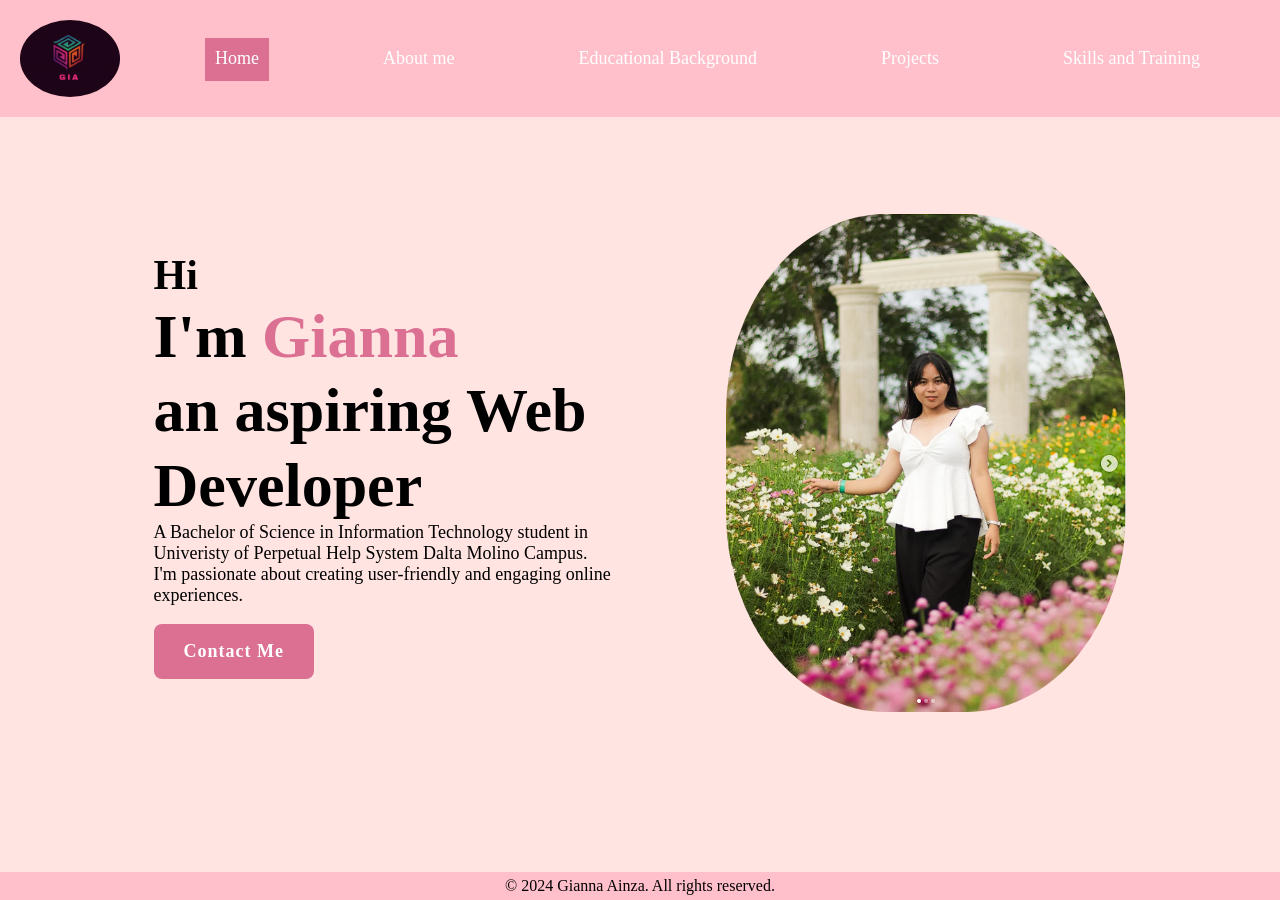
<file: index.html>
<!DOCTYPE html>
<html>
    <head>
        <meta charset="UTF-8">
        <meta name="viewport" content="width=device-width, initial-scale=1.0">
        <title> My Personal Portfolio</title>
        <link rel="stylesheet" href="css/webstyle.css">
    </head>
    <body>
        <header class="header">
            <img src="photos/bruh.png" alt="logo">

            <nav class="navbar">
                <a href="index.html" class="active">Home</a>
                <a href="html/aboutme.html">About me</a>
                <a href="html/educational.html">Educational Background</a>
                <a href="html/project.html">Projects</a>
                <a href="html/skills.html">Skills and Training</a>
            </nav>
        </header>
        <section class="home">
            <div class="home-content">
                <h3>Hi</h3>
                <h1>I'm <span> Gianna<br></span> an aspiring Web Developer</h1>
                <p> A Bachelor of Science in Information Technology student in Univeristy of Perpetual Help System Dalta Molino Campus. I'm passionate about creating user-friendly
                      and engaging online experiences.</p>
                <br>
                <div class="btn-box">
                    <a href="html/contact.html" class="btn-1"> Contact Me</a>
                </div>
            </div>
            <div class="img-box">
                <img src="photos/Screenshot 2025-03-27 222342.png" alt="profile">
            </div>
        </section>
        	<footer>
		<p>&copy; 2024 Gianna Ainza. All rights reserved.</p>
	</footer>
    </body>
</html>
</file>
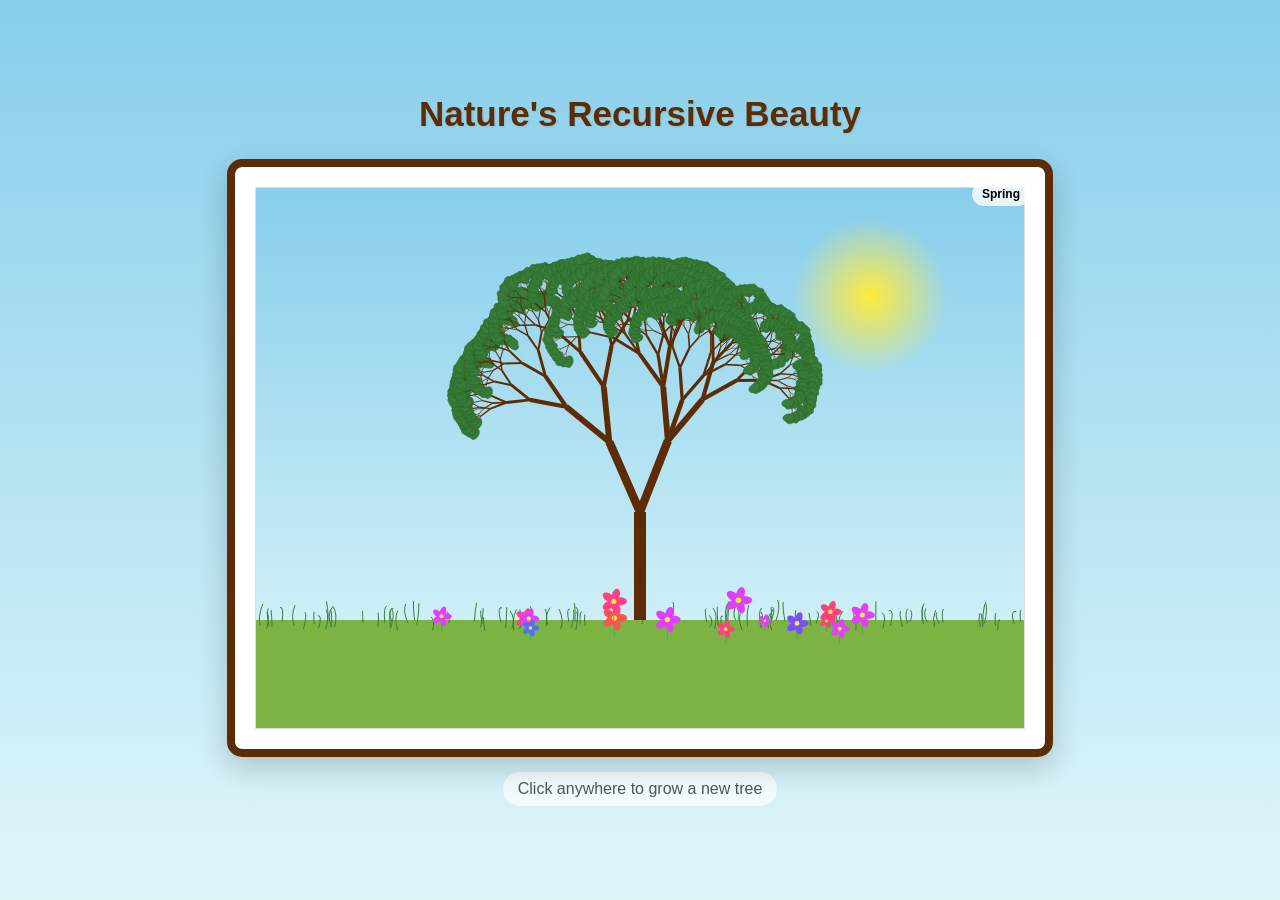
<file: mid - Copy.html>
<!DOCTYPE html>
<html lang="en">
<head>
    <meta charset="UTF-8">
    <meta name="viewport" content="width=device-width, initial-scale=1.0">
    <title>Recursive Tree Growth Simulation</title>
<style>
    body {
    margin: 0;
    overflow: hidden;
    background: linear-gradient(to bottom, #87CEEB, #E0F7FA);
    display: flex;
    flex-direction: column;
    justify-content: center;
    align-items: center;
    height: 100vh;
    font-family: 'Arial', sans-serif;
}
.header {
    text-align: center;
    margin-bottom: 20px;
}
.title {
    font-size: 35px;
    color: #5E2C04;
    text-shadow: 1px 1px 2px rgba(0,0,0,0.1);
    font-weight: bold;
    margin-bottom: 5px;
}
.container {
    position: relative;
    padding: 20px;
    background: white;
    border-radius: 15px;
    box-shadow: 0 10px 30px rgba(0, 0, 0, 0.2);
    border: 8px solid #5E2C04;
    background-clip: padding-box;
}
.container::before {
    content: "";
    position: absolute;
    top: -4px; left: -4px; right: -4px; bottom: -4px;
    border: 4px solid #3A7D3A;
    border-radius: 12px;
    pointer-events: none;
    z-index: -1;
}
canvas {
    display: block;
    border: 1px solid #ddd;
    background-color: white;
}
.footer {
    text-align: center;
    margin-top: 15px;
    color: #555;
    font-size: 16px;
    background: rgba(255, 255, 255, 0.7);
    padding: 8px 15px;
    border-radius: 20px;
}
.season-indicator {
    position: absolute;
    top: 15px;
    right: 15px;
    background: rgba(255, 255, 255, 0.8);
    padding: 5px 10px;
    border-radius: 15px;
    font-size: 12px;
    font-weight: bold;
}
</style>
</head>
<body>
    <div class="header">
        <div class="title">Nature's Recursive Beauty</div>
    </div>
    
    <div class="container">
        <div class="season-indicator" id="seasonIndicator">Spring</div>
        <canvas id="treeCanvas"></canvas>
    </div>
    
    <div class="footer">Click anywhere to grow a new tree</div>

    <script>
        const canvas = document.getElementById('treeCanvas');
        const ctx = canvas.getContext('2d');
        const seasonIndicator = document.getElementById('seasonIndicator');
        
        // Set canvas size
        function resizeCanvas() {
            const width = window.innerWidth * 0.6;
            const height = window.innerHeight * 0.6;
            canvas.width = width;
            canvas.height = height;
        }
        
        resizeCanvas();
        window.addEventListener('resize', () => {
            resizeCanvas();
            drawScene();
        });
        
        // Seasonal parameters
        const seasons = {
            spring: {
                trunkColor: '#5E2C04',
                leafColor: '#3A7D3A',
                bgGradient: ['#87CEEB', '#E0F7FA'],
                groundColor: '#7CB342',
                name: 'Spring'
            },
            summer: {
                trunkColor: '#4E2A04',
                leafColor: '#2E7D32',
                bgGradient: ['#64B5F6', '#B3E5FC'],
                groundColor: '#689F38',
                name: 'Summer'
            },
            autumn: {
                trunkColor: '#6E3C0C',
                leafColor: '#E65100',
                bgGradient: ['#42A5F5', '#90CAF9'],
                groundColor: '#8D6E63',
                name: 'Autumn'
            },
            winter: {
                trunkColor: '#8B5A2B',
                leafColor: '#FFFFFF',
                bgGradient: ['#BBDEFB', '#E1F5FE'],
                groundColor: '#CFD8DC',
                name: 'Winter'
            }
        };
        
        let currentSeason = 'spring';
        let params = { ...seasons.spring };
        
        // Draw the complete scene
        function drawScene() {
            // Clear canvas
            ctx.clearRect(0, 0, canvas.width, canvas.height);
            
            // Draw sky gradient
            const skyGradient = ctx.createLinearGradient(0, 0, 0, canvas.height);
            skyGradient.addColorStop(0, params.bgGradient[0]);
            skyGradient.addColorStop(1, params.bgGradient[1]);
            ctx.fillStyle = skyGradient;
            ctx.fillRect(0, 0, canvas.width, canvas.height);
            
            // Draw sun/moon
            drawCelestialBody();
            
            // Draw ground (lowered to 80% of canvas height instead of 70%)
            ctx.fillStyle = params.groundColor;
            ctx.fillRect(0, canvas.height * 0.8, canvas.width, canvas.height * 0.2);
            
            // Draw grass (using leaf color)
            drawGrass();
            
            // Start drawing tree
            ctx.save();
            ctx.translate(canvas.width / 2, canvas.height * 0.8); // Adjusted to match new ground level
            
            // Set tree parameters
            const treeParams = {
                branchLength: canvas.height * 0.2,  // Reduced from 0.3 to 0.25
                angle: Math.PI / 8,
                shrinkFactor: 0.7,
                minBranchLength: 2,
                branchWidth: 12,
                widthShrink: 0.7,
                color: params.trunkColor,
                leafColor: params.leafColor,
                leafSize: currentSeason === 'winter' ? 3 : 4,
                randomness: 0.3,
                maxDepth: currentSeason === 'winter' ? 8 : 10
            };
            
            // Start the recursion
            branch(treeParams.branchLength, treeParams.branchWidth, 0, treeParams);
            
            ctx.restore();
            
            // Add decorative flowers in spring
            if (currentSeason === 'spring') {
                drawFlowers();
            }
            
            // Add snowflakes in winter
            if (currentSeason === 'winter') {
                drawSnowflakes();
            }
        }
        
        // Recursive branch function
        function branch(length, width, depth, params) {
            // Draw the branch
            ctx.lineWidth = width;
            ctx.strokeStyle = params.color;
            ctx.fillStyle = params.color;
            
            ctx.beginPath();
            ctx.moveTo(0, 0);
            ctx.lineTo(0, -length);
            ctx.stroke();
            
            // Move to end of branch
            ctx.translate(0, -length);
            
            // Check if we should continue branching
            if (length > params.minBranchLength && depth < params.maxDepth) {
                // Calculate new length and width
                const newLength = length * params.shrinkFactor * (0.9 + Math.random() * 0.2);
                const newWidth = width * params.widthShrink;
                
                // Randomness factor for angles
                const angleRandomness = (Math.random() - 0.5) * params.randomness;
                
                // Left branch
                ctx.save();
                ctx.rotate(-params.angle + angleRandomness);
                branch(newLength, newWidth, depth + 1, params);
                ctx.restore();
                
                // Right branch
                ctx.save();
                ctx.rotate(params.angle + angleRandomness);
                branch(newLength, newWidth, depth + 1, params);
                ctx.restore();
                
                // Occasionally add a third branch
                if (Math.random() > 0.7 && depth < 5) {
                    ctx.save();
                    ctx.rotate(angleRandomness * 0.5);
                    branch(newLength * 0.8, newWidth * 0.8, depth + 1, params);
                    ctx.restore();
                }
            } else {
                // Draw leaves/flowers/snow at the end of the branch
                if (currentSeason === 'winter') {
                    drawSnowflake(0, 0, params.leafSize);
                } else {
                    drawLeaf(params.leafColor, params.leafSize);
                }
            }
        }
        
        // Draw a leaf
        function drawLeaf(color, size) {
            ctx.fillStyle = color;
            ctx.beginPath();
            
            if (currentSeason === 'autumn') {
                // Draw maple-style leaf in autumn
                ctx.moveTo(0, 0);
                ctx.bezierCurveTo(size, -size*2, size*2, -size, 0, -size*3);
                ctx.bezierCurveTo(-size*2, -size, -size, -size*2, 0, 0);
            } else {
                // Simple oval leaf in other seasons
                ctx.ellipse(0, 0, size, size*1.5, Math.PI/4, 0, Math.PI*2);
            }
            
            ctx.fill();
            
            // Add some details for non-winter seasons
            if (currentSeason !== 'winter') {
                ctx.strokeStyle = darkenColor(color, 20);
                ctx.lineWidth = 0.5;
                ctx.stroke();
            }
        }
        
        // Draw grass at the base (now using leaf color)
        function drawGrass() {
            ctx.save();
            ctx.strokeStyle = params.leafColor; // Changed to use leaf color
            
            const grassHeight = canvas.height * 0.02;
            const grassCount = currentSeason === 'winter' ? 30 : 100; // Fewer grass blades in winter
            
            for (let i = 0; i < grassCount; i++) {
                const x = Math.random() * canvas.width;
                const y = canvas.height * 0.8 + Math.random() * grassHeight;
                
                ctx.beginPath();
                ctx.moveTo(x, y);
                ctx.quadraticCurveTo(
                    x + (Math.random() - 0.5) * 10,
                    y - grassHeight * (0.5 + Math.random()),
                    x + (Math.random() - 0.5) * 5,
                    y - grassHeight * (1 + Math.random())
                );
                ctx.stroke();
            }
            
            ctx.restore();
        }
        
        // Draw celestial body (sun/moon)
        function drawCelestialBody() {
            ctx.save();
            
            const isDay = currentSeason !== 'winter';
            const size = canvas.width * 0.1;
            const x = canvas.width * 0.8;
            const y = canvas.height * 0.2;
            
            if (isDay) {
                // Draw sun
                const gradient = ctx.createRadialGradient(x, y, 0, x, y, size);
                gradient.addColorStop(0, '#FFEB3B');
                gradient.addColorStop(1, 'rgba(255, 235, 59, 0)');
                ctx.fillStyle = gradient;
            } else {
                // Draw moon
                ctx.fillStyle = '#EEEEEE';
            }
            
            ctx.beginPath();
            ctx.arc(x, y, size, 0, Math.PI * 2);
            ctx.fill();
            
            if (!isDay) {
                // Add moon craters
                ctx.fillStyle = '#CCCCCC';
                for (let i = 0; i < 5; i++) {
                    const angle = Math.random() * Math.PI * 2;
                    const distance = Math.random() * size * 0.7;
                    const craterX = x + Math.cos(angle) * distance;
                    const craterY = y + Math.sin(angle) * distance;
                    const craterSize = size * (0.1 + Math.random() * 0.1);
                    
                    ctx.beginPath();
                    ctx.arc(craterX, craterY, craterSize, 0, Math.PI * 2);
                    ctx.fill();
                }
            }
            
            ctx.restore();
        }
        
        // Draw decorative flowers in spring
        function drawFlowers() {
            ctx.save();
            
            const flowerCount = 15;
            const colors = ['#FF5252', '#FF4081', '#E040FB', '#7C4DFF', '#536DFE'];
            
            for (let i = 0; i < flowerCount; i++) {
                const x = canvas.width * 0.2 + Math.random() * canvas.width * 0.6;
                const y = canvas.height * 0.8 + Math.random() * canvas.height * 0.05;
                const size = 3 + Math.random() * 4;
                const color = colors[Math.floor(Math.random() * colors.length)];
                
                // Stem
                ctx.strokeStyle = '#4CAF50';
                ctx.lineWidth = 1;
                ctx.beginPath();
                ctx.moveTo(x, y);
                ctx.lineTo(x, y - size * 3);
                ctx.stroke();
                
                // Flower
                ctx.fillStyle = color;
                for (let j = 0; j < 5; j++) {
                    const angle = (j / 5) * Math.PI * 2;
                    const petalX = x + Math.cos(angle) * size;
                    const petalY = y - size * 3 + Math.sin(angle) * size;
                    
                    ctx.beginPath();
                    ctx.ellipse(petalX, petalY, size, size*0.6, angle, 0, Math.PI*2);
                    ctx.fill();
                }
                
                // Center
                ctx.fillStyle = '#FFEB3B';
                ctx.beginPath();
                ctx.arc(x, y - size * 3, size * 0.4, 0, Math.PI * 2);
                ctx.fill();
            }
            
            ctx.restore();
        }
        
        // Draw snowflakes in winter
        function drawSnowflakes() {
            ctx.save();
            ctx.fillStyle = 'rgba(255, 255, 255, 0.8)';
            
            const flakeCount = 50;
            
            for (let i = 0; i < flakeCount; i++) {
                const x = Math.random() * canvas.width;
                const y = Math.random() * canvas.height * 0.8;
                const size = 1 + Math.random() * 2;
                
                drawSnowflake(x, y, size);
            }
            
            ctx.restore();
        }
        
        function drawSnowflake(x, y, size) {
            ctx.save();
            ctx.translate(x, y);
            
            for (let i = 0; i < 6; i++) {
                ctx.rotate(Math.PI / 3);
                ctx.beginPath();
                ctx.moveTo(0, 0);
                ctx.lineTo(size * 2, 0);
                ctx.lineWidth = size * 0.3;
                ctx.strokeStyle = 'rgba(255, 255, 255, 0.8)';
                ctx.stroke();
                
                // Add side branches
                ctx.beginPath();
                ctx.moveTo(size * 0.5, 0);
                ctx.lineTo(size * 0.8, size * 0.3);
                ctx.moveTo(size * 0.5, 0);
                ctx.lineTo(size * 0.8, -size * 0.3);
                ctx.stroke();
            }
            
            ctx.restore();
        }
        
        // Helper function to darken a color
        function darkenColor(color, amount) {
            // Convert hex to RGB
            let r = parseInt(color.substr(1, 2), 16);
            let g = parseInt(color.substr(3, 2), 16);
            let b = parseInt(color.substr(5, 2), 16);
            
            // Darken each component
            r = Math.max(0, r - amount);
            g = Math.max(0, g - amount);
            b = Math.max(0, b - amount);
            
            // Convert back to hex
            return `#${r.toString(16).padStart(2, '0')}${g.toString(16).padStart(2, '0')}${b.toString(16).padStart(2, '0')}`;
        }
        
        // Cycle through seasons
        function changeSeason() {
            const seasonKeys = Object.keys(seasons);
            const currentIndex = seasonKeys.indexOf(currentSeason);
            const nextIndex = (currentIndex + 1) % seasonKeys.length;
            currentSeason = seasonKeys[nextIndex];
            
            params = { ...seasons[currentSeason] };
            seasonIndicator.textContent = params.name;
            
            // Adjust parameters based on season
            if (currentSeason === 'winter') {
                params.randomness = 0.4; // More random branches in winter
            } else {
                params.randomness = 0.3;
            }
        }
        
        // Initial draw
        drawScene();
        
        // Click to regenerate and change season
        canvas.addEventListener('click', () => {
            changeSeason();
            drawScene();
        });
        </script>
</body>
</html>
</file>
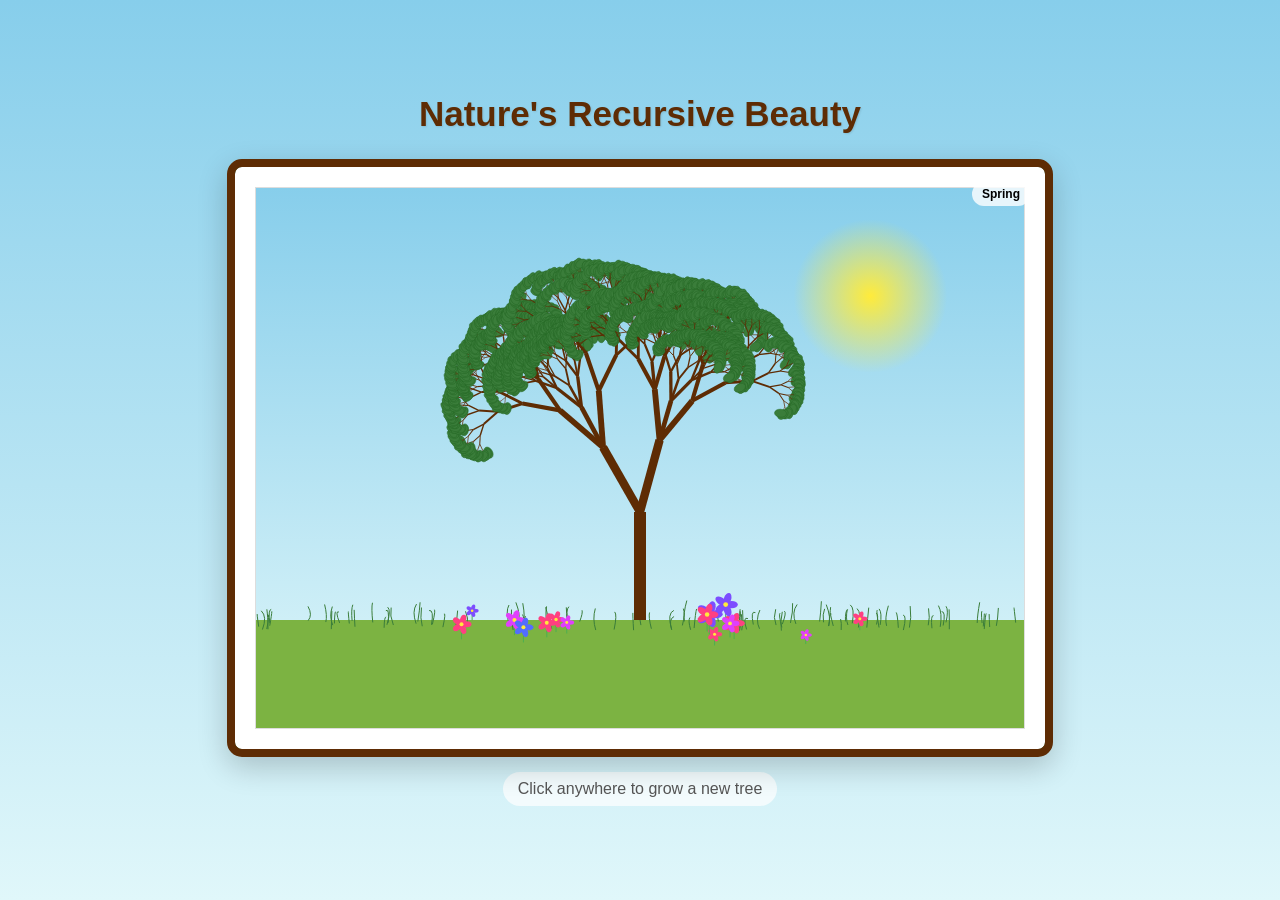
<file: mid.html>
<!DOCTYPE html>
<html lang="en">
<head>
    <meta charset="UTF-8">
    <meta name="viewport" content="width=device-width, initial-scale=1.0">
    <title>Recursive Tree Growth Simulation</title>
    <link rel="stylesheet" href="midterm.css">
</head>
<body>
    <div class="header">
        <div class="title">Nature's Recursive Beauty</div>
    </div>
    
    <div class="container">
        <div class="season-indicator" id="seasonIndicator">Spring</div>
        <canvas id="treeCanvas"></canvas>
    </div>
    
    <div class="footer">Click anywhere to grow a new tree</div>

    <script src="midterm.js"></script>
</body>
</html>
</file>
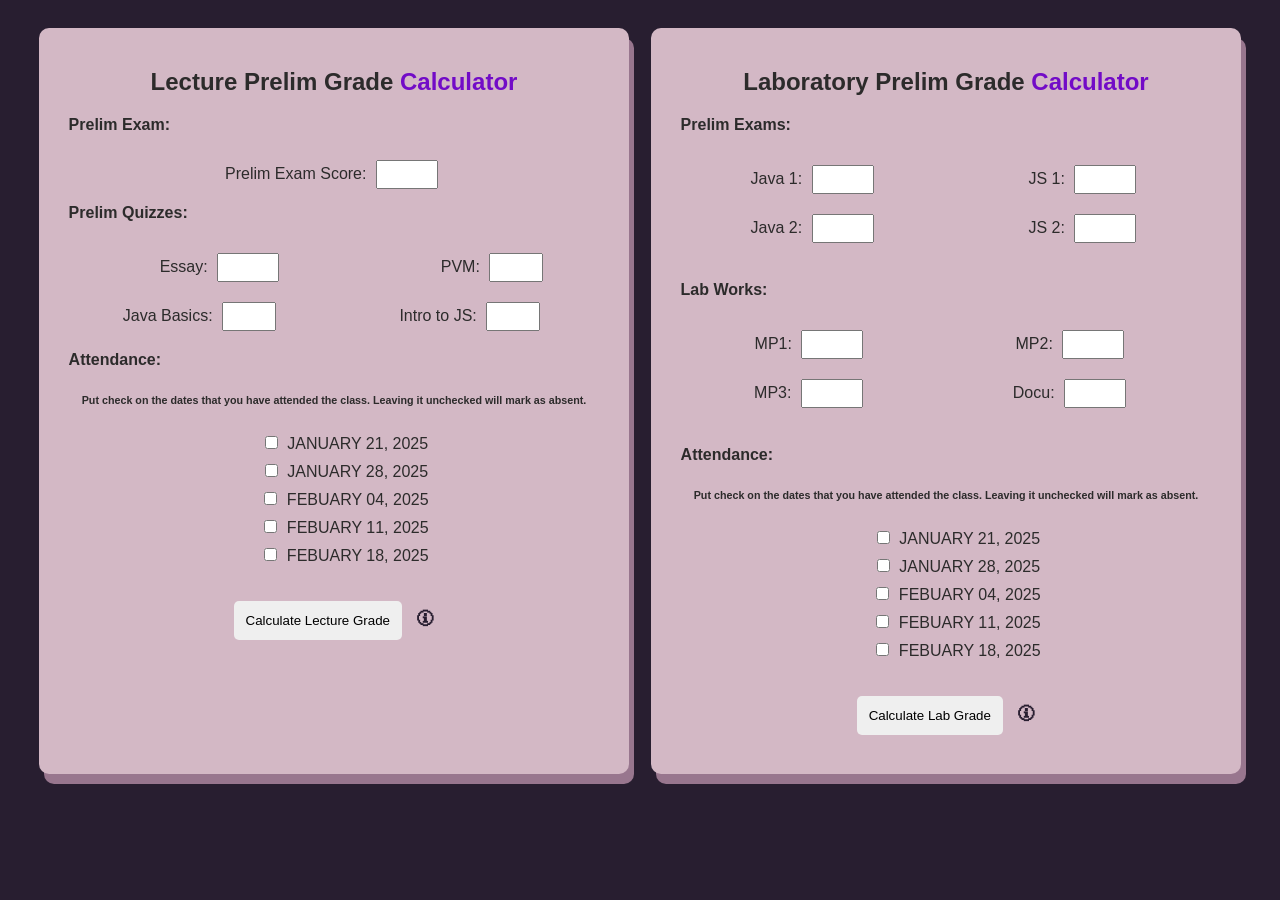
<file: mp1js.html>
<!DOCTYPE html>
<html lang="en">
<head>
    <meta charset="UTF-8">
    <meta name="viewport" content="width=device-width, initial-scale=1.0">
    <title>Grade Calculator</title>
    <style>
        body { font-family: Arial, sans-serif; text-align: center; background-color: #281E30;}
        .container-wrapper { display: flex; justify-content: space-around; padding: 20px; }
        .container { width: 45%; padding: 20px; border: 1px transparent #ccc; border-radius: 10px; box-shadow: 5px 10px #98768E; background-color: #D3B8C5; color: rgb(44, 43, 43); }
        input { margin: 5px; padding: 5px; }
        button { padding: 12px; margin-top: 30px; cursor: pointer; border-radius: 5px; border: 1px transparent;}
        button:hover { background-color: #98768E; color: rgb(240, 230, 230);}
        .error { color: red; }
        .examjava {display: flex; flex-wrap: wrap; justify-content: space-around; padding: 5px;}
        .examjava1 {display: flex; flex-wrap: wrap; justify-content: space-around; padding: 5px; margin-left: 50px;}
        h4 {text-align: left; margin-top: 10px; margin-left: 10px;}
        .tooltip {
            position: relative;
            display: inline-block;
            margin-left: 10px;
            cursor: pointer;
            font-weight: bold;
            font-size: 18px;
            color: #281E30;
        }
        .tooltip .tooltip-text {
            visibility: hidden;
            width: 220px;
            background-color: #98768E;
            color: #fff;
            text-align: center;
            border-radius: 5px;
            padding: 5px;
            position: absolute;
            z-index: 1;
            bottom: 100%;
            left: 50%;
            transform: translateX(-50%);
            opacity: 0;
            transition: opacity 0.3s;
        }
        .tooltip:hover .tooltip-text {
            visibility: visible;
            opacity: 1;
        }
        .attendance-checklist {
            text-align: center;
            margin-left: 20px;
        }
        .attendance-checklist label {
            display: block;
            margin: 5px 0;
        }
        h6 {
            text-align: center;
        }
        /* Highlighted Results */
        .highlight {
            font-size: 24px;
            font-weight: bold;
            color: #720bc7;
            background-color: #f0e6f7;
            padding: 10px;
            border-radius: 5px;
            border: 2px solid #720bc7;
            margin-top: 20px;
            display: inline-block;
        }
    </style>
</head>
<body>
    <div class="container-wrapper">
        <div class="container">
            <h2>Lecture Prelim Grade <span style="color:#720bc7">Calculator</span></h2>
            <h4>Prelim Exam: </h4>
            <label>Prelim Exam Score: <input type="number" id="prelimExam" min="0" max="100"></label><br>
            <h4> Prelim Quizzes: </h4>
            <div class="examjava">
            <label>&nbsp;&nbsp;&nbsp;&nbsp;&nbsp;&nbsp;&nbsp;&nbsp;&nbsp;Essay: <input type="number" id="essay" min="0" max="100"></label>
            <label>&nbsp;&nbsp;&nbsp;&nbsp;&nbsp;&nbsp;&nbsp;&nbsp;&nbsp;&nbsp;PVM: <input type="number" id="pvm" min="0" max="60"></label>
            </div>
            <div class="examjava">
            <label>Java Basics: <input type="number" id="javaBasics" min="0" max="40"></label>
            <label>Intro to JS: <input type="number" id="introJS" min="0" max="40"></label>
            </div>
            <h4> Attendance: </h4>
            <h6>Put check on the dates that you have attended the class. Leaving it unchecked will mark as absent.</h6>
            <div class="attendance-checklist">
                <label><input type="checkbox" class="attendance" value="JAN 21"> JANUARY 21, 2025</label>
                <label><input type="checkbox" class="attendance" value="JAN 28"> JANUARY 28, 2025</label>
                <label><input type="checkbox" class="attendance" value="FEB 04"> FEBUARY 04, 2025</label>
                <label><input type="checkbox" class="attendance" value="FEB 11"> FEBUARY 11, 2025</label>
                <label><input type="checkbox" class="attendance" value="FEB 18"> FEBUARY 18, 2025</label>
            </div>
            <button onclick="calculateLectureGrade()">Calculate Lecture Grade</button>
            <span class="tooltip">🛈
                <span class="tooltip-text">Formula: (0.6 * Exam) + (0.4 * ((0.6 * Quizzes) + (0.4 * Attendance)))</span>
            </span>
            <br>
            <h3 id="lectureResult"></h3> <!-- No highlight class initially -->
            <p id="lectureError" class="error"></p>
        </div>
        
        <div class="container">
            <h2>Laboratory Prelim Grade <span style="color:#720bc7">Calculator</span></h2>
            <h4>Prelim Exams: </h4>
            <div class="examjava">
                <label>Java 1: <input type="number" id="java1" min="0" max="100"></label>
                <label>JS 1: <input type="number" id="java2" min="0" max="100"></label>
            </div>
            <div class="examjava">
            <label>Java 2: <input type="number" id="js1" min="0" max="100"></label>
            <label>JS 2: <input type="number" id="js2" min="0" max="100"></label>
            </div>
            <br>
            <h4>Lab Works: </h4>
            <div class="examjava1">
            <label>MP1: <input type="number" id="mp1" min="0" max="100"></label><br>
            <label>&nbsp;&nbsp;&nbsp;&nbsp;&nbsp;&nbsp;&nbsp;MP2: <input type="number" id="mp2" min="0" max="100"></label><br>
            </div>
            <div class="examjava1">
            <label>MP3: <input type="number" id="mp3" min="0" max="100"></label><br>
            <label>&nbsp;&nbsp;&nbsp;&nbsp;&nbsp;&nbsp;&nbsp;Docu: <input type="number" id="mp3Docu" min="0" max="100"></label><br>
            </div>
            <br>
            <h4>Attendance: </h4>
            <h6>Put check on the dates that you have attended the class. Leaving it unchecked will mark as absent.</h6>
            <div class="attendance-checklist">
                <label><input type="checkbox" class="lab-attendance" value="JAN. 21"> JANUARY 21, 2025</label>
                <label><input type="checkbox" class="lab-attendance" value="JAN 28"> JANUARY 28, 2025</label>
                <label><input type="checkbox" class="lab-attendance" value="FEB 04"> FEBUARY 04, 2025</label>
                <label><input type="checkbox" class="lab-attendance" value="FEB 11"> FEBUARY 11, 2025</label>
                <label><input type="checkbox" class="lab-attendance" value="FEB 18"> FEBUARY 18, 2025</label>
            </div>
            <button onclick="calculateLabGrade()">Calculate Lab Grade</button>
            <span class="tooltip">🛈
                <span class="tooltip-text">Formula: (0.6 * Exam) + (0.4 * ((0.6 * Lab Work) + (0.4 * Attendance)))</span>
            </span>
            <br>
            <h3 id="labResult"></h3> <!-- No highlight class initially -->
            <p id="labError" class="error"></p>
        </div>
    </div>
    
    <script>
        function calculateLectureGrade() {
            let prelimExam = document.getElementById('prelimExam').value;
            let essay = document.getElementById('essay').value;
            let pvm = document.getElementById('pvm').value;
            let javaBasics = document.getElementById('javaBasics').value;
            let introJS = document.getElementById('introJS').value;
            
            // Check if any grade input exceeds the maximum allowed value
            if (essay > 100 || pvm > 60 || javaBasics > 40 || introJS > 40 || prelimExam > 100) {
                document.getElementById('lectureError').innerText = "Error: Grades cannot exceed their maximum allowed values.";
                document.getElementById('lectureResult').innerText = ""; // Clear any previous result
                return;
            }

            if (!prelimExam || !essay || !pvm || !javaBasics || !introJS) {
                document.getElementById('lectureError').innerText = "Please enter all required scores.";
                return;
            } else {
                document.getElementById('lectureError').innerText = "";
            }
            
            prelimExam = parseFloat(prelimExam);
            essay = parseFloat(essay);
            pvm = parseFloat(pvm);
            javaBasics = parseFloat(javaBasics);
            introJS = parseFloat(introJS);
            
            let attendanceCheckboxes = document.querySelectorAll('.attendance');
            let absences = 0;
            let atLeastOneChecked = false;
            attendanceCheckboxes.forEach(checkbox => {
                if (!checkbox.checked) {
                    absences++;
                } else {
                    atLeastOneChecked = true; // At least one checkbox is checked
                }
            });
            
            // If absences are 3 or more, automatically fail
            if (absences >= 3) {
                document.getElementById('lectureResult').innerText = "Prelim Grade for Lecture: Failed";
                document.getElementById('lectureResult').classList.add("highlight"); // Add highlight class
                document.getElementById('lectureError').innerText = "You have exceeded the maximum allowed absences (3).";
                return;
            }

            // Error handling: If no checkboxes are checked, display "Failed" message
            if (!atLeastOneChecked) {
                document.getElementById('lectureResult').innerText = "Prelim Grade for Lecture: Failed";
                document.getElementById('lectureResult').classList.add("highlight"); // Add highlight class
                document.getElementById('lectureError').innerText = "You must attend at least one class.";
                return;
            }
            
            // Updated formula for prelimQuizzes
            let prelimQuizzes = ((essay) + (pvm / 60 * 100) + (javaBasics / 40 * 100) + (introJS / 40 * 100)) / 4;
            let attendance = Math.max(100 - (absences * 10), 0);
            let prelimClassStanding = (0.6 * prelimQuizzes) + (0.4 * attendance);
            let prelimGrade = (0.6 * prelimExam) + (0.4 * prelimClassStanding);
            
            document.getElementById('lectureResult').innerText = `Lecture Prelim Grade: ${prelimGrade.toFixed(2)}`;
            document.getElementById('lectureResult').classList.add("highlight"); // Add highlight class
            document.getElementById('lectureError').innerText = ""; // Clear any previous error
        }
        
        function calculateLabGrade() {
            let java1 = document.getElementById('java1').value;
            let java2 = document.getElementById('java2').value;
            let js1 = document.getElementById('js1').value;
            let js2 = document.getElementById('js2').value;
            let mp1 = document.getElementById('mp1').value;
            let mp2 = document.getElementById('mp2').value;
            let mp3 = document.getElementById('mp3').value;
            let mp3Docu = document.getElementById('mp3Docu').value;
            
            // Check if any grade input is greater than 100
            if (java1 > 100 || java2 > 100 || js1 > 100 || js2 > 100 || mp1 > 100 || mp2 > 100 || mp3 > 100 || mp3Docu > 100) {
                document.getElementById('labError').innerText = "Grades cannot exceed 100.";
                return;
            }

            if (!java1 || !java2 || !js1 || !js2 || !mp1 || !mp2 || !mp3 || !mp3Docu) {
                document.getElementById('labError').innerText = "Please enter all required scores.";
                return;
            } else {
                document.getElementById('labError').innerText = "";
            }
            
            java1 = parseFloat(java1);
            java2 = parseFloat(java2);
            js1 = parseFloat(js1);
            js2 = parseFloat(js2);
            mp1 = parseFloat(mp1);
            mp2 = parseFloat(mp2);
            mp3 = parseFloat(mp3);
            mp3Docu = parseFloat(mp3Docu);
            
            let attendanceCheckboxes = document.querySelectorAll('.lab-attendance');
            let absences = 0;
            let atLeastOneChecked = false;
            attendanceCheckboxes.forEach(checkbox => {
                if (!checkbox.checked) {
                    absences++;
                } else {
                    atLeastOneChecked = true; // At least one checkbox is checked
                }
            });
            
            // If absences are 3 or more, automatically fail
            if (absences >= 3) {
                document.getElementById('labResult').innerText = "Prelim Grade for Laboratory: Failed";
                document.getElementById('labResult').classList.add("highlight"); // Add highlight class
                document.getElementById('labError').innerText = "You have exceeded the maximum allowed absences (3).";
                return;
            }

            // Error handling: If no checkboxes are checked, display "Failed" message
            if (!atLeastOneChecked) {
                document.getElementById('labResult').innerText = "Prelim Grade for Laboratory: Failed";
                document.getElementById('labResult').classList.add("highlight"); // Add highlight class
                document.getElementById('labError').innerText = "You must attend at least one class.";
                return;
            }
            
            let prelimExam = (0.2 * java1) + (0.3 * java2) + (0.2 * js1) + (0.3 * js2);
            let labWork = (mp1 + mp2 + mp3 + mp3Docu) / 4;
            let attendance = Math.max(100 - (absences * 10), 0);
            let prelimClassStanding = (0.6 * labWork) + (0.4 * attendance);
            let prelimGrade = (0.6 * prelimExam) + (0.4 * prelimClassStanding);
            
            document.getElementById('labResult').innerText = `Lab Prelim Grade: ${prelimGrade.toFixed(2)}`;
            document.getElementById('labResult').classList.add("highlight"); // Add highlight class
            document.getElementById('labError').innerText = ""; // Clear any previous error
        }
    </script>
</body>
</html>
</file>
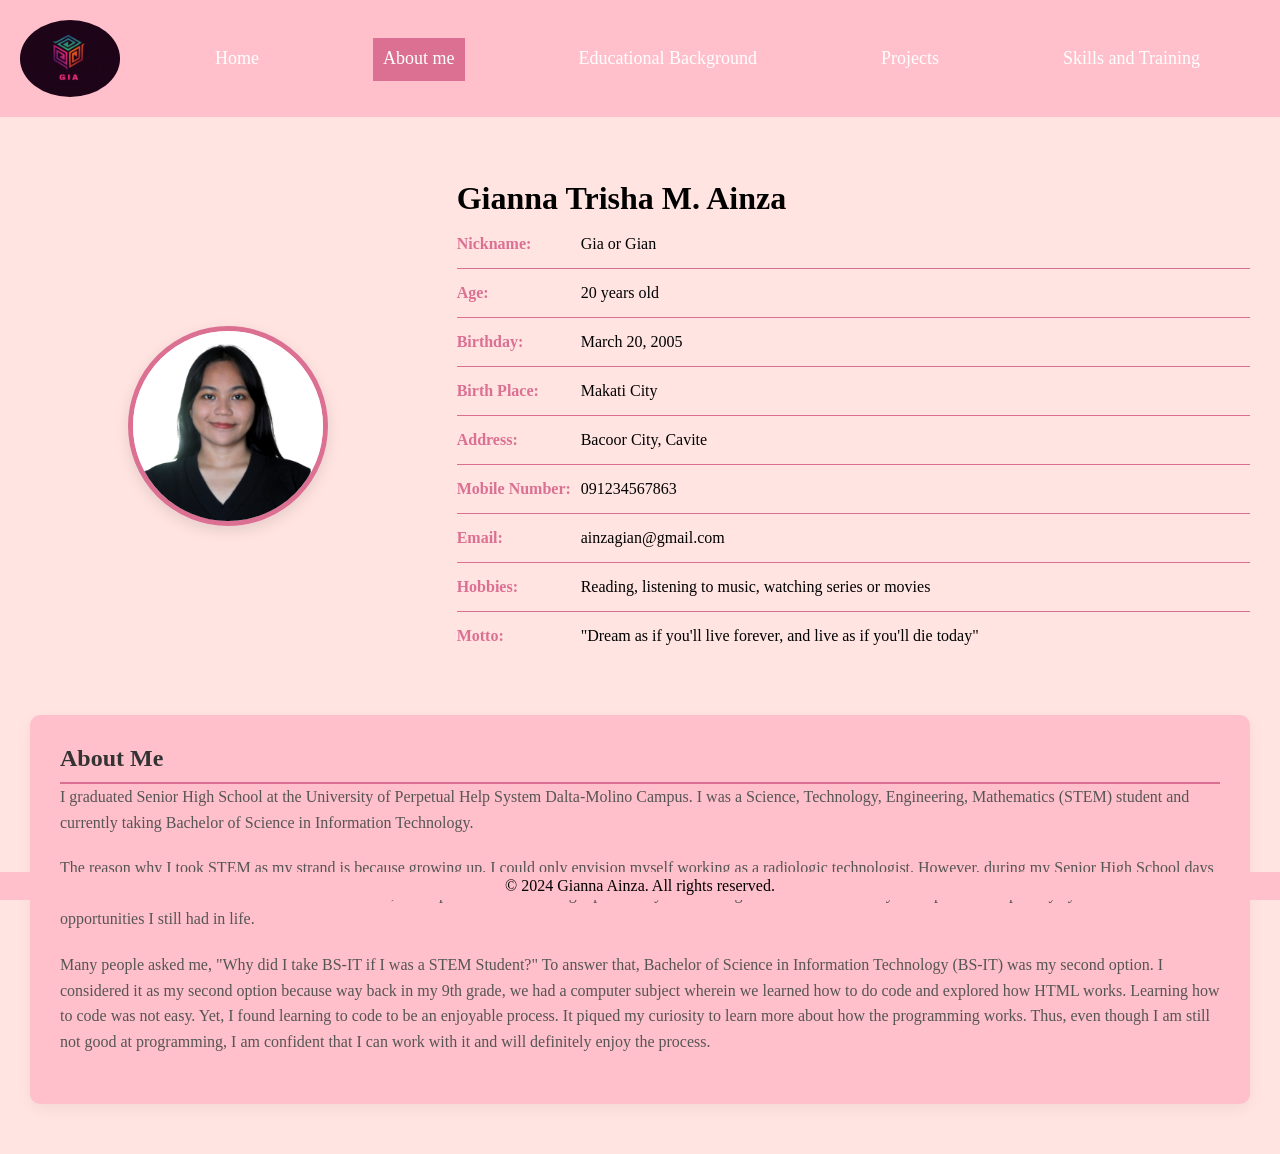
<file: html/aboutme.html>
<!DOCTYPE html>
<html>
<head>
    <meta charset="UTF-8">
    <meta name="viewport" content="width=device-width, initial-scale=1.0">
    <title>About Me</title>
    <link rel="stylesheet" href="../css/webstyle.css">
</head>
<body>
    <header class="header">
        <img src="../photos/bruh.png" alt="logo">
        <nav class="navbar">
            <a href="../index.html">Home</a>
            <a href="aboutme.html" class="active">About me</a>
            <a href="educational.html">Educational Background</a>
            <a href="project.html">Projects</a>
            <a href="skills.html">Skills and Training</a>
        </nav>
    </header>
    
    <main>
        <div class="profile-section">
            <div class="profile-image">
                <img src="../photos/5.png" alt="Gianna Trisha M. Ainza">
            </div>
            
            <div class="personal-info">
                <h1>Gianna Trisha M. Ainza</h1><br>
                <div class="info-item">
                    <b>Nickname:</b> Gia or Gian
                </div>
                <div class="info-item">
                    <b>Age:</b> 20 years old
                </div>
                <div class="info-item">
                    <b>Birthday:</b> March 20, 2005
                </div>
                <div class="info-item">
                    <b>Birth Place:</b> Makati City
                </div>
                <div class="info-item">
                    <b>Address:</b> Bacoor City, Cavite
                </div>
                <div class="info-item">
                    <b>Mobile Number:</b> 091234567863
                </div>
                <div class="info-item">
                    <b>Email:</b>  ainzagian@gmail.com
                </div>
                <div class="info-item">
                    <b>Hobbies:</b> Reading, listening to music, watching series or movies
                </div>
                <div class="info-item">
                    <b>Motto:</b> "Dream as if you'll live forever, and live as if you'll die today"
                </div>
            </div>
        </div>
        
        <div class="description-section">
            <h2>About Me</h2>
            <p>I graduated Senior High School at the University of Perpetual Help System Dalta-Molino Campus. I was a Science, Technology, Engineering, Mathematics (STEM) student and currently taking Bachelor of Science in Information Technology.</p>
            
            <p>The reason why I took STEM as my strand is because growing up, I could only envision myself working as a radiologic technologist. However, during my Senior High School days I became aware of how difficult science courses are, to the point where I no longer picture myself working in the medical industry. It helped me to open my eyes to see the opportunities I still had in life.</p>
            
            <p>Many people asked me, "Why did I take BS-IT if I was a STEM Student?" To answer that, Bachelor of Science in Information Technology (BS-IT) was my second option. I considered it as my second option because way back in my 9th grade, we had a computer subject wherein we learned how to do code and explored how HTML works. Learning how to code was not easy. Yet, I found learning to code to be an enjoyable process. It piqued my curiosity to learn more about how the programming works. Thus, even though I am still not good at programming, I am confident that I can work with it and will definitely enjoy the process.</p>
        </div>
        <footer>
            <p>&copy; 2024 Gianna Ainza. All rights reserved.</p>
        </footer>
    </main>
</body>
</html>
</file>
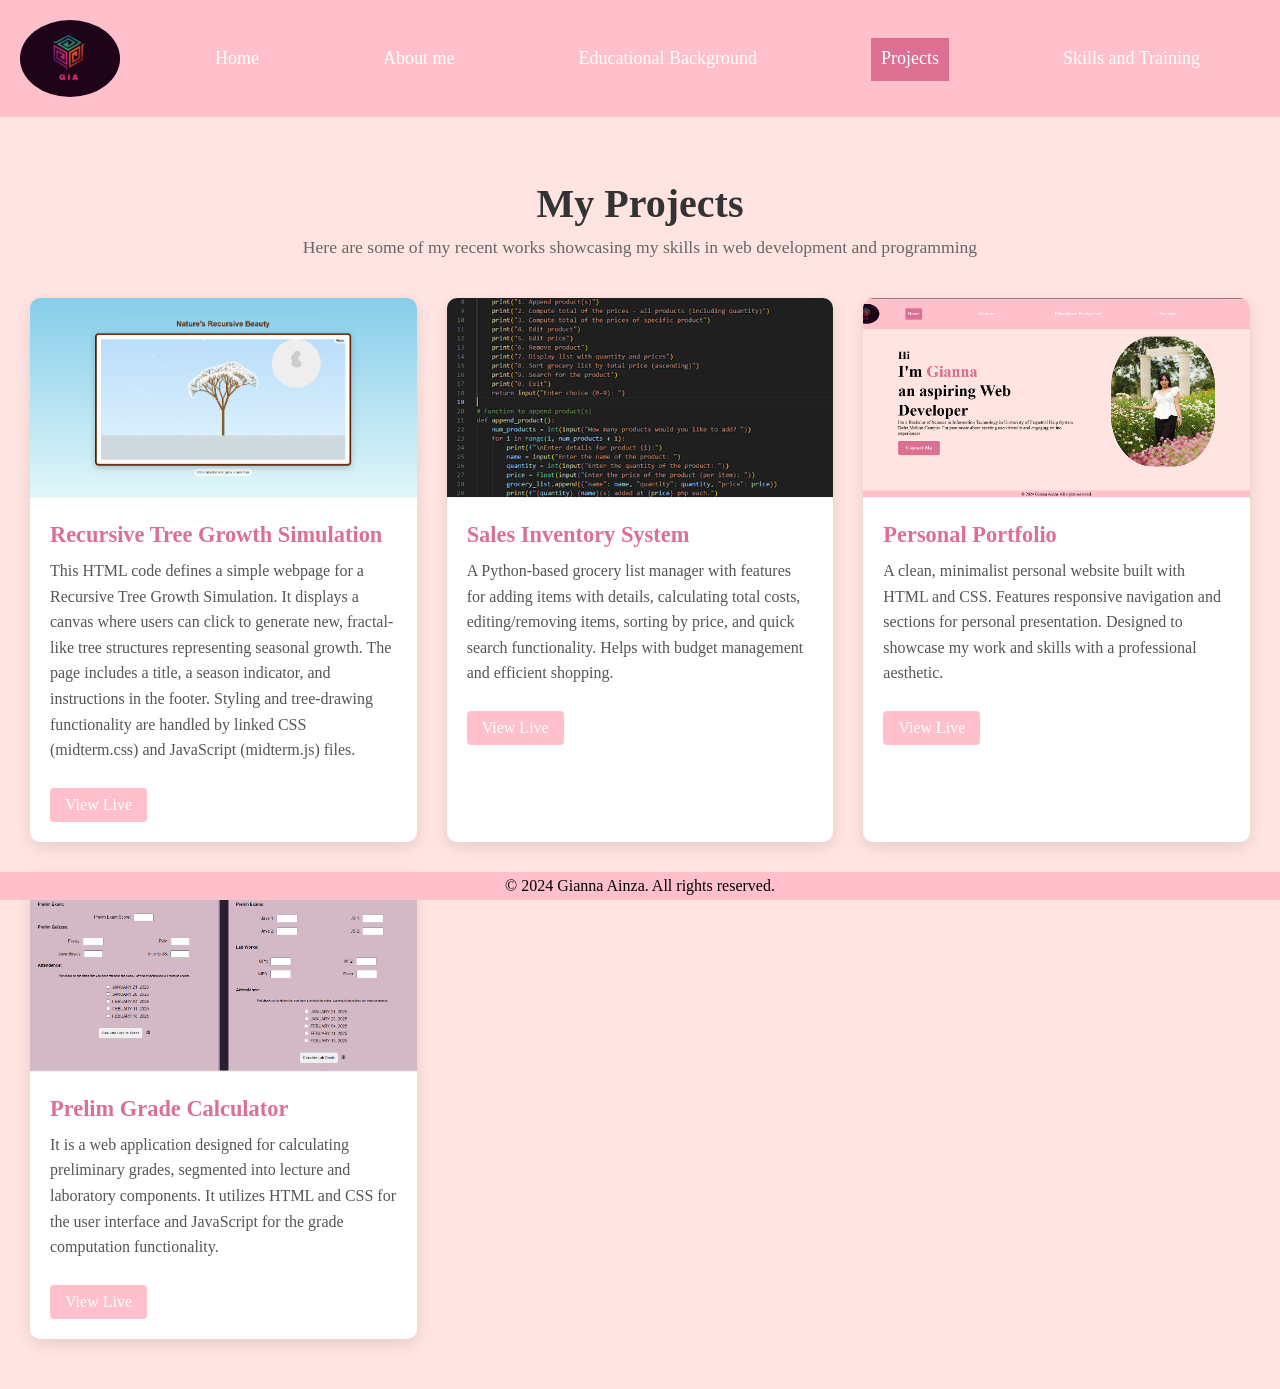
<file: html/project.html>
<!DOCTYPE html>
<html>
<head>
    <meta charset="UTF-8">
    <meta name="viewport" content="width=device-width, initial-scale=1.0">
    <title>My Projects</title>
    <link rel="stylesheet" href="../css/webstyle.css">
</head>
<body>
    <header class="header">
        <img src="../photos/bruh.png" alt="logo">
        <nav class="navbar">
            <a href="../index.html"">Home</a>
            <a href="aboutme.html">About me</a>
            <a href="educational.html">Educational Background</a>
            <a href="project.html" class="active">Projects</a>
            <a href="skills.html">Skills and Training</a>
        </nav>
    </header>
    
    <main>
        <div class="projects-header">
            <h1>My Projects</h1>
            <p>Here are some of my recent works showcasing my skills in web development and programming</p>
        </div>
        
        <div class="projects-grid">
            <div class="project-card">
                <img src="../photos/Screenshot 2025-05-03 210113.png" class="project-image" alt="recursive">
                <div class="project-content">
                    <h3 class="project-title">Recursive Tree Growth Simulation</h3>
                    <p class="project-description">
                        This HTML code defines a simple webpage for a Recursive Tree Growth Simulation. It displays a canvas where users can click to generate new, 
                        fractal-like tree structures representing seasonal growth. The page includes a title, a season indicator, and instructions in the footer. 
                        Styling and tree-drawing functionality are handled by linked CSS (midterm.css) and JavaScript (midterm.js) files.
                    </p>
                    <a href="mid.html" class="live-link" target="_blank">View Live</a>
                </div>
            </div>
            
            <div class="project-card">
                <img src="../photos/sales.png" class="project-image" alt="Sales Inventory">
                <div class="project-content">
                    <h3 class="project-title">Sales Inventory System</h3>
                    <p class="project-description">
                        A Python-based grocery list manager with features for adding items with details, 
                        calculating total costs, editing/removing items, sorting by price, and quick search 
                        functionality. Helps with budget management and efficient shopping.
                    </p>
                    <a href="mp1js.html" class="live-link" target="_blank">View Live</a>
 
                </div>
            </div>
            
            <div class="project-card">
                <img src="../photos/Screenshot 2025-03-29 221122.png" class="project-image" alt="Portfolio">
                <div class="project-content">
                    <h3 class="project-title">Personal Portfolio</h3>
                    <p class="project-description">
                        A clean, minimalist personal website built with HTML and CSS. 
                        Features responsive navigation and sections for personal presentation. 
                        Designed to showcase my work and skills with a professional aesthetic.
                    </p>
                    <a href="../index.html" class="live-link" target="_blank">View Live</a>
                </div>
            </div>
            <div class="project-card">
                <img src="../photos/Screenshot 2025-04-02 224918.png" class="project-image" alt="Portfolio">
                <div class="project-content">
                    <h3 class="project-title">Prelim Grade Calculator</h3>
                    <p class="project-description">
                        It is a web application designed for calculating preliminary grades, segmented into 
                        lecture and laboratory components.  It utilizes HTML and CSS for the user interface and 
                        JavaScript for the grade computation functionality.
                    </p>
                    <a href="mp1js.html" class="live-link" target="_blank">View Live</a>
                </div>
            </div>
        </div>
        <footer>
            <p>&copy; 2024 Gianna Ainza. All rights reserved.</p>
        </footer>
    </main>
</body>
</html>
</file>
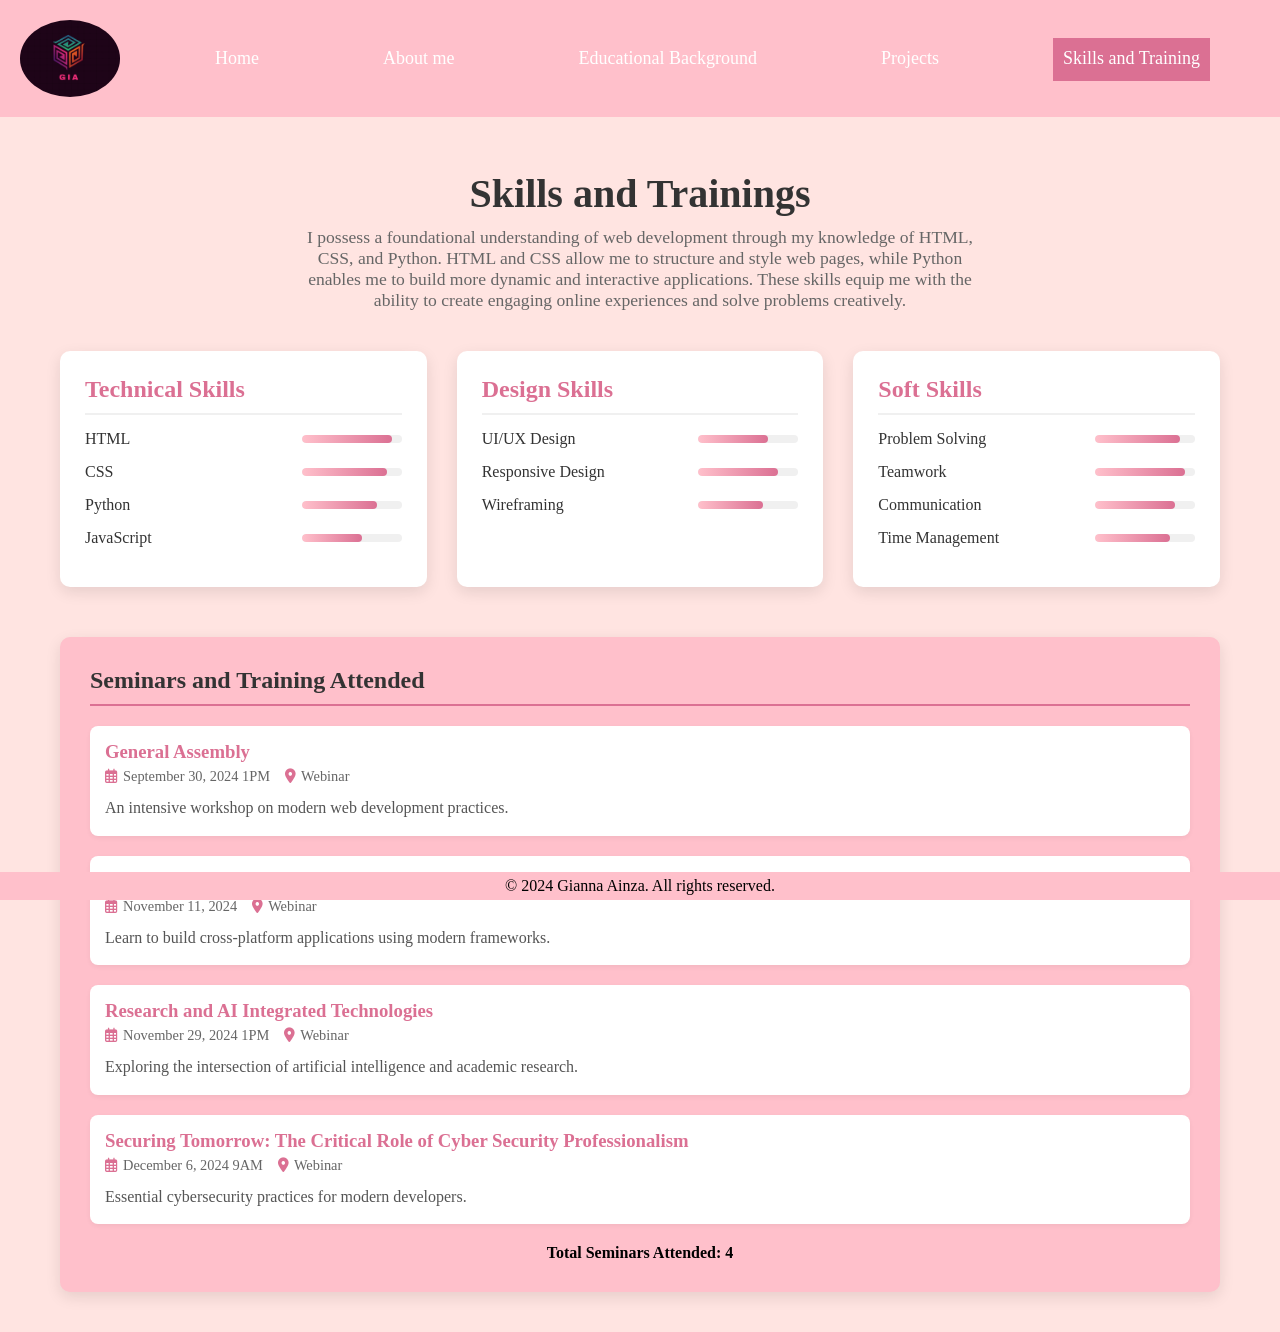
<file: html/skills.html>
<!DOCTYPE html>
<html>
<head>
    <meta charset="UTF-8">
    <meta name="viewport" content="width=device-width, initial-scale=1.0">
    <title>Skills</title>
    <link rel="stylesheet" href="../css/webstyle.css">
    <link rel="stylesheet" href="https://cdnjs.cloudflare.com/ajax/libs/font-awesome/6.0.0-beta3/css/all.min.css">
</head>
<body>
    <header class="header">
        <img src="../photos/bruh.png" alt="logo">

        <nav class="navbar">
            <a href="../index.html"">Home</a>
            <a href="aboutme.html">About me</a>
            <a href="educational.html">Educational Background</a>
            <a href="project.html">Projects</a>
            <a href="skills.html" class="active">Skills and Training</a>
        </nav>
    </header>
    
    <main class="skills-container">
        <div class="skills-header">
            <h1>Skills and Trainings</h1>
            <p>I possess a foundational understanding of web development through my knowledge of HTML, CSS, and Python. HTML and CSS allow me to structure and style web pages,
            while Python enables me to build more dynamic and interactive applications. These skills equip me with the ability to create engaging online experiences and solve 
            problems creatively.</p>
        </div>

        <div class="skills-categories">
            <div class="skill-category">
                <h2>Technical Skills</h2>
                <div class="skill-item">
                    <div class="skill-name">HTML</div>
                    <div class="skill-level">
                        <div class="skill-progress" style="width: 90%"></div>
                    </div>
                </div>
                <div class="skill-item">
                    <div class="skill-name">CSS</div>
                    <div class="skill-level">
                        <div class="skill-progress" style="width: 85%"></div>
                    </div>
                </div>
                <div class="skill-item">
                    <div class="skill-name">Python</div>
                    <div class="skill-level">
                        <div class="skill-progress" style="width: 75%"></div>
                    </div>
                </div>
                <div class="skill-item">
                    <div class="skill-name">JavaScript</div>
                    <div class="skill-level">
                        <div class="skill-progress" style="width: 60%"></div>
                    </div>
                </div>
            </div>

            <div class="skill-category">
                <h2>Design Skills</h2>
                <div class="skill-item">
                    <div class="skill-name">UI/UX Design</div>
                    <div class="skill-level">
                        <div class="skill-progress" style="width: 70%"></div>
                    </div>
                </div>
                <div class="skill-item">
                    <div class="skill-name">Responsive Design</div>
                    <div class="skill-level">
                        <div class="skill-progress" style="width: 80%"></div>
                    </div>
                </div>
                <div class="skill-item">
                    <div class="skill-name">Wireframing</div>
                    <div class="skill-level">
                        <div class="skill-progress" style="width: 65%"></div>
                    </div>
                </div>
            </div>

            <div class="skill-category">
                <h2>Soft Skills</h2>
                <div class="skill-item">
                    <div class="skill-name">Problem Solving</div>
                    <div class="skill-level">
                        <div class="skill-progress" style="width: 85%"></div>
                    </div>
                </div>
                <div class="skill-item">
                    <div class="skill-name">Teamwork</div>
                    <div class="skill-level">
                        <div class="skill-progress" style="width: 90%"></div>
                    </div>
                </div>
                <div class="skill-item">
                    <div class="skill-name">Communication</div>
                    <div class="skill-level">
                        <div class="skill-progress" style="width: 80%"></div>
                    </div>
                </div>
                <div class="skill-item">
                    <div class="skill-name">Time Management</div>
                    <div class="skill-level">
                        <div class="skill-progress" style="width: 75%"></div>
                    </div>
                </div>
            </div>
        </div>

        <div class="training-section">
            <h2>Seminars and Training Attended</h2>
            
            <div class="training-item">
                <h3>General Assembly</h3>
                <div class="training-meta">
                    <span><i class="far fa-calendar-alt"></i> September 30, 2024 1PM</span>
                    <span><i class="fas fa-map-marker-alt"></i> Webinar</span>
                </div>
                <p class="training-description">An intensive workshop on modern web development practices.</p>
            </div>
            
            <div class="training-item">
                <h3>Application Development</h3>
                <div class="training-meta">
                    <span><i class="far fa-calendar-alt"></i> November 11, 2024</span>
                    <span><i class="fas fa-map-marker-alt"></i> Webinar</span>
                </div>
                <p class="training-description">Learn to build cross-platform applications using modern frameworks.</p>
            </div>
            
            <div class="training-item">
                <h3>Research and AI Integrated Technologies</h3>
                <div class="training-meta">
                    <span><i class="far fa-calendar-alt"></i> November 29, 2024 1PM</span>
                    <span><i class="fas fa-map-marker-alt"></i> Webinar</span>
                </div>
                <p class="training-description">Exploring the intersection of artificial intelligence and academic research.</p>
            </div>
            
            <div class="training-item">
                <h3>Securing Tomorrow: The Critical Role of Cyber Security Professionalism</h3>
                <div class="training-meta">
                    <span><i class="far fa-calendar-alt"></i> December 6, 2024 9AM</span>
                    <span><i class="fas fa-map-marker-alt"></i> Webinar</span>
                </div>
                <p class="training-description">Essential cybersecurity practices for modern developers.</p>
            </div>
            
            <div class="training-summary" style="text-align: center; margin-top: 20px; font-weight: bold;">
                Total Seminars Attended: 4
            </div>
        </div>
        <footer>
            <p>&copy; 2024 Gianna Ainza. All rights reserved.</p>
        </footer>
    </main>
</body>
</html>
</file>
<file: css/webstyle.css>
body{ 
    background-color:mistyrose;
    font-size: sans-serif;
}
*{
    margin: 0;
    padding: 0;
    box-sizing: border-box;
    list-style: none;
}
.header{
    position: fixed;
    top: 0;
    left: 0;
    width: 100%;
    padding: 20px;
    background-color: pink;
    backdrop-filter: blur(10px);
    display: flex;
    align-items: center;
    z-index: 100;
    justify-content: space-between;

}
header img{
    width: 100px;
    border-radius: 50%;
}
span{
    color: palevioletred;
}
.navbar a{
    font-size: 18px;
    color: white;
    font-weight: 500;
    margin: 0 50px;
    padding: 10px;
    border-bottom: 3px solid transparent;
    transition: 0.3s ease;
    text-decoration: none;
}
.navbar a:hover:not(:active){
    color: palevioletred;
    border-bottom: 3px solid palevioletred;
    background-color: pink;
}

.active{
    color: palevioletred;
    border-bottom: 3px solid palevioletred;
    background-color: palevioletred;

}
@media (max-width: 768px) {
    .navbar {
        display: flex;
        flex-wrap: wrap;
        justify-content: center;
        gap: 10px;
        padding: 10px 0;
    }
    
    .navbar a {
        padding: 5px 10px;
        margin: 2px;
    }
}
.contact:hover{
    background-color: palevioletred;
    box-shadow: 0 0 25px palevioletred;
    color: white;
}

.home{
    width: 100%;
    min-height: 100vh;
    display: flex;
    align-items: center;
    gap: 7em;
    padding: 30px 12% 0;
}


.home-content{
    max-width: 800px;
}
.home-content h3{
    font-size: 42px;
}
.home-content h1{
    font-size: 62px;
    line-height: 1.2;
}
.home-content p{
    font-size:18px;
}
.btn-box{
    width: 345px;
    display: flex;
    gap: 2em;
}
.btn-1{ 
    padding: 15px 28px;
    background-color: palevioletred;
    color: white;
    border: 2px solid transparent;
    border-radius: 8px;
    font-size: 18px;
    letter-spacing: 1px;
    font-weight: 600;
    transition: 0.3s ease;
    cursor: pointer;
    text-decoration: none;
}
.btn-1:hover{
    background-color: white;
    color: darkgray;
}

.img-box img{
    border-radius: 40%;
    width: 400px;
}

footer {
    text-align: center;
    padding: 5px;
    background-color: pink;
    position: fixed;
    bottom: 0;
    width: 100%;
    left:0;
}
main{
    margin: 20px auto;
    padding: 30px;
    margin-top: 150px;
}
fieldset{
    border: 4px solid darkgray;
    border-radius: 3%;
    padding: 20px;
    font-size: 20px;
}
legend{
    font-size: 25px;
    letter-spacing: 3px;
    margin: 5px;
}

.social-media {
    padding: 20px;
    margin: 30px auto;
    max-width: 800px;
    background-color: pink;
    border-radius: 8px;
    box-shadow: 0 2px 5px rgba(0,0,0,0.1);
}


.social-media h2 {
    text-align: center;
    margin-bottom: 20px;
    color: #333;
}

.social-links {
    display: flex;
    flex-wrap: wrap;
    justify-content: center;
    gap: 20px;
}

.social-card {
    width: 150px;
    padding: 15px;
    background: white;
    border-radius: 8px;
    text-align: center;
    box-shadow: 0 2px 5px rgba(0,0,0,0.1);
    transition: transform 0.3s;
}

.social-card:hover {
    transform: translateY(-10px);
    background-color: rgb(248, 224, 232);
    color: gray;
}

.social-card img {
    width: 50px;
    height: 50px;
    margin-bottom: 10px;
}

.social-card a {
    text-decoration: none;
    color: #333;
    font-weight: bold;
}

.social-card a:hover {
    color: #0066cc;
}
        .about-container {
            max-width: 900px;
            margin: 30px auto;
            padding: 20px;
        }
        
        .profile-section {
            display: flex;
            flex-wrap: wrap;
            gap: 30px;
            margin-bottom: 40px;
            align-items: center;
        }
        
        .profile-image {
            flex: 1;
            min-width: 250px;
            text-align: center;
        }
        
        .profile-image img {
            width: 200px;
            height: 200px;
            border-radius: 50%;
            object-fit: cover;
            border: 5px solid palevioletred;
            box-shadow: 0 5px 15px rgba(0,0,0,0.1);
        }
        
        .personal-info {
            flex: 2;
            min-width: 300px;
        }
        
        .info-item {
            margin-bottom: 15px;
            padding-bottom: 15px;
            border-bottom: 1px solid palevioletred;
        }
        
        .info-item:last-child {
            border-bottom: none;
        }
        
        .info-item b {
            color: palevioletred;
            display: inline-block;
            min-width: 120px;
        }
        
        .description-section {
            background: pink;
            padding: 30px;
            border-radius: 10px;
            box-shadow: 0 5px 15px rgba(0,0,0,0.05);
            margin-top: 30px;
        }
        
        .description-section h2 {
            color: #333;
            margin-top: 0;
            padding-bottom: 10px;
            border-bottom: 2px solid palevioletred;
        }
        
        .description-section p {
            line-height: 1.6;
            color: #555;
            margin-bottom: 20px;
        }
        
        @media (max-width: 768px) {
            .profile-section {
                flex-direction: column;
            }
            
            .profile-image, .personal-info {
                min-width: 100%;
            }
        }        .education-container {
            max-width: 900px;
            margin: 30px auto;
            padding: 20px;
        }
        
        .education-timeline {
            position: relative;
            padding-left: 50px;
        }
        
        .education-timeline::before {
            content: '';
            position: absolute;
            left: 20px;
            top: 0;
            bottom: 0;
            width: 2px;
            background: linear-gradient(to bottom, palevioletred, palevioletred);
        }
        
        .education-level {
            position: relative;
            margin-bottom: 40px;
            background: white;
            border-radius: 10px;
            box-shadow: 0 5px 15px rgba(0,0,0,0.1);
            padding: 25px;
            transition: transform 0.3s;
        }
        
        .education-level:hover {
            transform: translateY(-5px);
        }
        
        .education-level::before {
            content: '';
            position: absolute;
            left: -40px;
            top: 30px;
            width: 20px;
            height: 20px;
            border-radius: 50%;
            background: linear-gradient(135deg, palevioletred 0%, palevioletred 100%);
            border: 3px solid white;
            box-shadow: 0 0 0 4px rgba(106,17,203,0.2);
        }
        
        .education-level h3 {
            color: #333;
            margin-top: 0;
            margin-bottom: 15px;
            font-size: 1.5em;
            border-bottom: 2px solid #f0f0f0;
            padding-bottom: 10px;
        }
        
        .school-item {
            display: flex;
            align-items: flex-start;
            margin-bottom: 20px;
            padding-bottom: 20px;
            border-bottom: 1px dashed #e0e0e0;
        }
        
        .school-item:last-child {
            border-bottom: none;
            margin-bottom: 0;
            padding-bottom: 0;
        }
        
        .school-logo {
            width: 60px;
            height: 60px;
            border-radius: 50%;
            object-fit: cover;
            margin-right: 20px;
            border: 2px solid #e0e0e0;
            padding: 3px;
        }
        
        .school-info {
            flex: 1;
        }
        
        .school-info p {
            margin: 5px 0;
            color: #555;
        }
        
        .school-info b {
            color: #333;
        }
        
        .degree-info {
            margin-left: 80px;
            font-style: italic;
            color: #666;
        }
        
        @media (max-width: 768px) {
            .education-timeline {
                padding-left: 30px;
            }
            
            .education-level::before {
                left: -30px;
            }
            
            .school-item {
                flex-direction: column;
            }
            
            .school-logo {
                margin-bottom: 10px;
            }
        }
        .projects-container {
            max-width: 1200px;
            margin: 30px auto;
            padding: 20px;
        }
        
        .projects-header {
            text-align: center;
            margin-bottom: 40px;
        }
        
        .projects-header h1 {
            color: #333;
            font-size: 2.5em;
            margin-bottom: 10px;
        }
        
        .projects-header p {
            color: #666;
            font-size: 1.1em;
            max-width: 700px;
            margin: 0 auto;
        }
        
        .projects-grid {
            display: grid;
            grid-template-columns: repeat(auto-fill, minmax(350px, 1fr));
            gap: 30px;
            margin-top: 30px;
        }
        
        .project-card {
            background: white;
            border-radius: 10px;
            overflow: hidden;
            box-shadow: 0 5px 15px rgba(0,0,0,0.1);
            transition: transform 0.3s, box-shadow 0.3s;
        }
        
        .project-card:hover {
            transform: translateY(-10px);
            box-shadow: 0 15px 30px rgba(0,0,0,0.15);
        }
        
        .project-image {
            width: 100%;
            height: 200px;
            object-fit: cover;
            border-bottom: 1px solid #f0f0f0;
        }
        
        .project-content {
            padding: 20px;
        }
        
        .project-title {
            font-size: 1.4em;
            margin: 0 0 10px 0;
            color: palevioletred;
        }
        
        .project-description {
            color: #555;
            line-height: 1.6;
            margin-bottom: 15px;
        }
        
        
        @media (max-width: 768px) {
            .projects-grid {
                grid-template-columns: 1fr;
            }
            
            .project-card {
                max-width: 100%;
            }
        }
/* Skills and Training Section */
.skills-container {
    max-width: 1200px;
    margin-top: 30px auto;
    padding: 20px;
}

.skills-header {
    text-align: center;
    margin-bottom: 40px;
}

.skills-header h1 {
    color: #333;
    font-size: 2.5em;
    margin-bottom: 10px;
}

.skills-header p {
    color: #666;
    font-size: 1.1em;
    max-width: 700px;
    margin: 0 auto;
}

.skills-categories {
    display: flex;
    flex-wrap: wrap;
    gap: 30px;
    justify-content: center;
    margin-top: 30px;
}

.skill-category {
    background: white;
    border-radius: 10px;
    padding: 25px;
    box-shadow: 0 5px 15px rgba(0,0,0,0.1);
    flex: 1;
    min-width: 300px;
    max-width: 400px;
    transition: transform 0.3s;
}

.skill-category:hover {
    transform: translateY(-5px);
    box-shadow: 0 10px 25px rgba(0,0,0,0.15);
}

.skill-category h2 {
    color: palevioletred;
    margin-top: 0;
    padding-bottom: 10px;
    border-bottom: 2px solid #f0f0f0;
    font-size: 1.5em;
}

.skill-item {
    margin: 15px 0;
    display: flex;
    align-items: center;
}

.skill-name {
    flex: 1;
    font-weight: 500;
    color: #333;
}

.skill-level {
    width: 100px;
    height: 8px;
    background: #f0f0f0;
    border-radius: 4px;
    overflow: hidden;
    margin-left: 15px;
}

.skill-progress {
    height: 100%;
    background: linear-gradient(90deg, pink, palevioletred);
    border-radius: 4px;
}

.training-section {
    margin-top: 50px;
    background: pink;
    padding: 30px;
    border-radius: 10px;
    box-shadow: 0 5px 15px rgba(0,0,0,0.1);
}

.training-section h2 {
    color: #333;
    margin-top: 0;
    padding-bottom: 10px;
    border-bottom: 2px solid palevioletred;
}

.training-item {
    margin: 20px 0;
    padding: 15px;
    background: white;
    border-radius: 8px;
    box-shadow: 0 2px 5px rgba(0,0,0,0.05);
}

.training-item h3 {
    color: palevioletred;
    margin-top: 0;
    margin-bottom: 5px;
}

.training-meta {
    display: flex;
    flex-wrap: wrap;
    gap: 15px;
    margin-bottom: 10px;
    color: #666;
    font-size: 0.9em;
}

.training-meta span {
    display: flex;
    align-items: center;
    color: #666;
}

.training-meta i {
    margin-right: 5px;
    color: palevioletred;
}

.training-description {
    color: #555;
    line-height: 1.6;
}

@media (max-width: 768px) {
    .skill-category {
        min-width: 100%;
    }
    
    .skill-item {
        flex-direction: column;
        align-items: flex-start;
    }
    
    .skill-level {
        width: 100%;
        margin-left: 0;
        margin-top: 5px;
    }
}
.live-link {
    display: inline-block;
    margin-top: 10px;
    padding: 8px 15px;
    background-color: pink;
    color: white;
    text-decoration: none;
    border-radius: 4px;
    transition: background-color 0.3s;
}

.live-link:hover {
    background-color: palevioletred;
}
</file>
<file: midterm.css>
body {
    margin: 0;
    overflow: hidden;
    background: linear-gradient(to bottom, #87CEEB, #E0F7FA);
    display: flex;
    flex-direction: column;
    justify-content: center;
    align-items: center;
    height: 100vh;
    font-family: 'Arial', sans-serif;
}
.header {
    text-align: center;
    margin-bottom: 20px;
}
.title {
    font-size: 35px;
    color: #5E2C04;
    text-shadow: 1px 1px 2px rgba(0,0,0,0.1);
    font-weight: bold;
    margin-bottom: 5px;
}
.container {
    position: relative;
    padding: 20px;
    background: white;
    border-radius: 15px;
    box-shadow: 0 10px 30px rgba(0, 0, 0, 0.2);
    border: 8px solid #5E2C04;
    background-clip: padding-box;
}
.container::before {
    content: "";
    position: absolute;
    top: -4px; left: -4px; right: -4px; bottom: -4px;
    border: 4px solid #3A7D3A;
    border-radius: 12px;
    pointer-events: none;
    z-index: -1;
}
canvas {
    display: block;
    border: 1px solid #ddd;
    background-color: white;
}
.footer {
    text-align: center;
    margin-top: 15px;
    color: #555;
    font-size: 16px;
    background: rgba(255, 255, 255, 0.7);
    padding: 8px 15px;
    border-radius: 20px;
}
.season-indicator {
    position: absolute;
    top: 15px;
    right: 15px;
    background: rgba(255, 255, 255, 0.8);
    padding: 5px 10px;
    border-radius: 15px;
    font-size: 12px;
    font-weight: bold;
}
</file>
